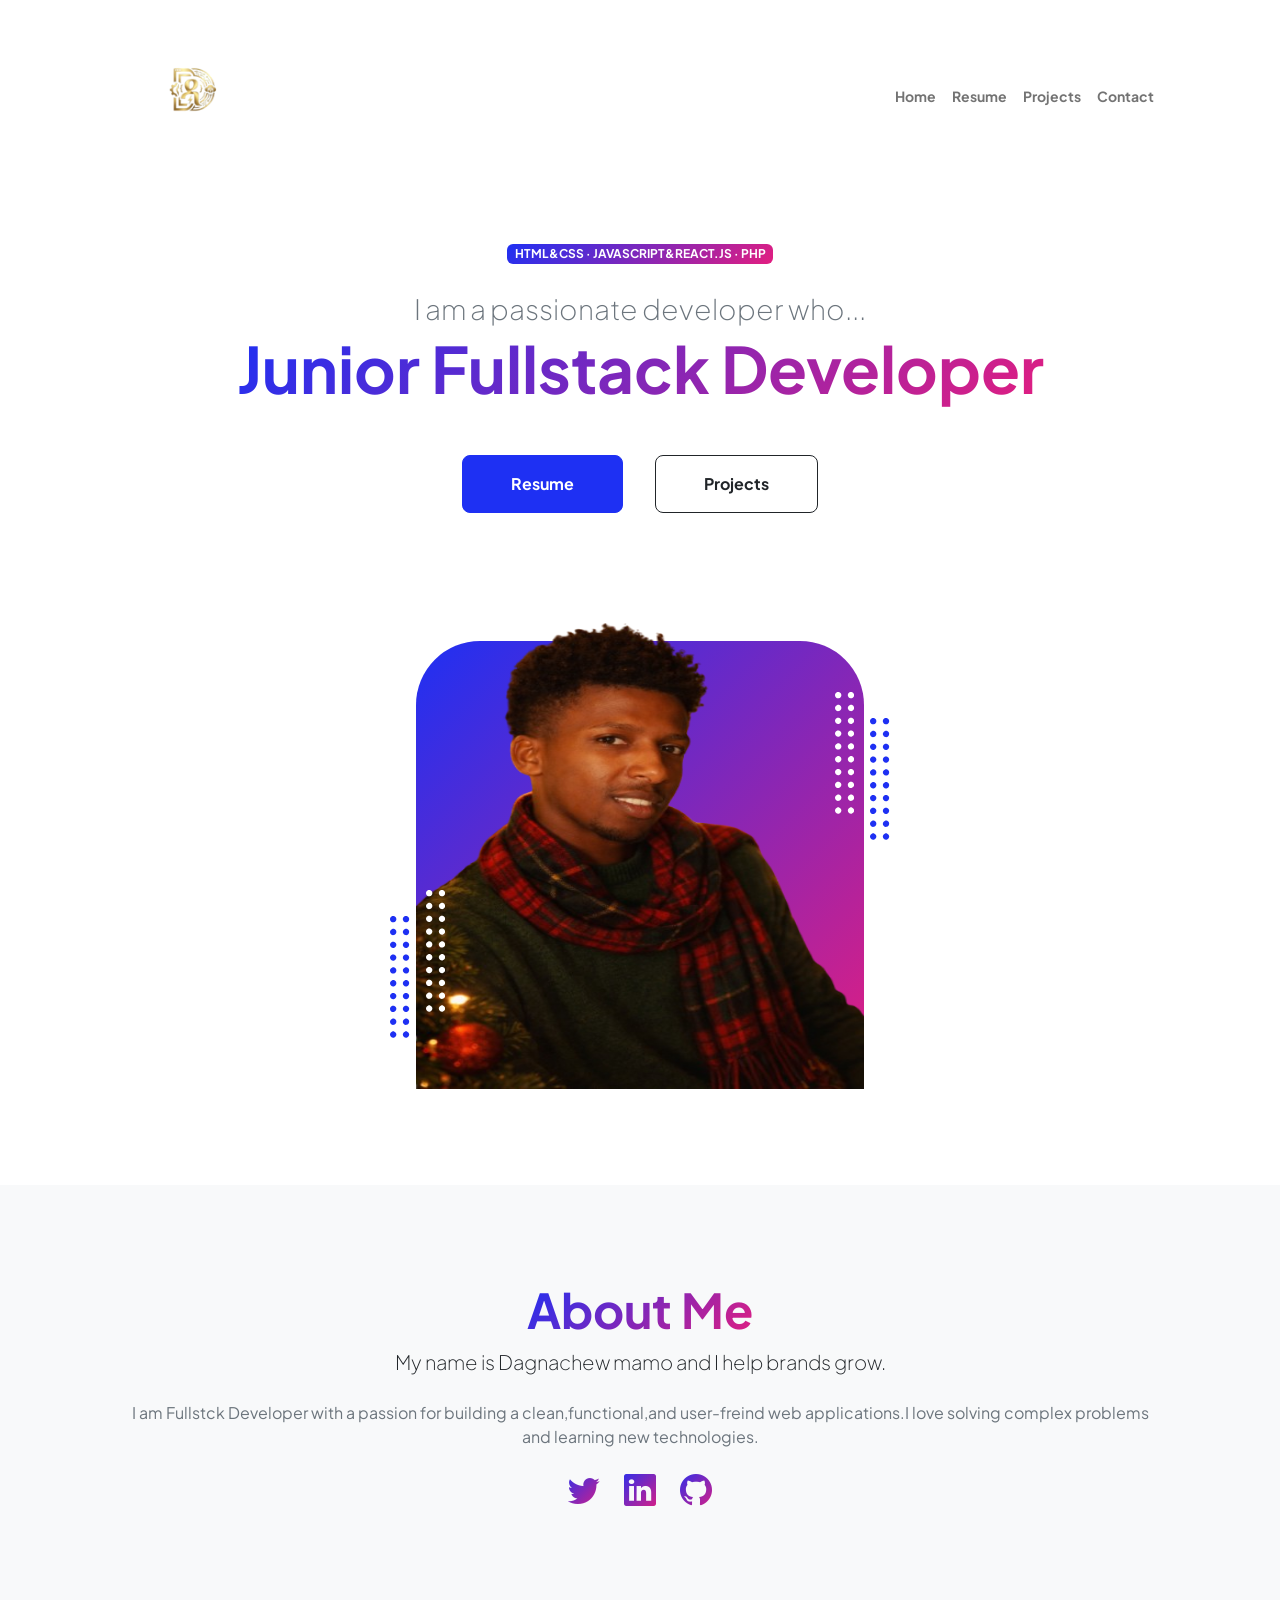
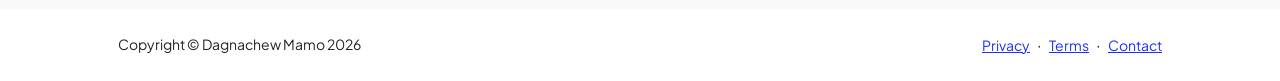
<file: portfolio/index.html>
<!DOCTYPE html>
<html lang="en">
    <head>
        <meta charset="utf-8" />
        <meta name="viewport" content="width=device-width, initial-scale=1, shrink-to-fit=no" />
        <meta name="description" content="" />
        <meta name="author" content="" />
        <title>Dagnachew mamo|Portfolio</title>
        <!-- Favicon-->
        <link rel="icon" type="image/x-icon" href="assets/favicon.ico" />
        <!-- Custom Google font-->
        <link rel="preconnect" href="https://fonts.googleapis.com" />
        <link rel="preconnect" href="https://fonts.gstatic.com" crossorigin />
        <link href="https://fonts.googleapis.com/css2?family=Plus+Jakarta+Sans:wght@100;200;300;400;500;600;700;800;900&amp;display=swap" rel="stylesheet" />
        <!-- Bootstrap icons-->
        <link href="https://cdn.jsdelivr.net/npm/bootstrap-icons@1.8.1/font/bootstrap-icons.css" rel="stylesheet" />
        <!-- Core theme CSS (includes Bootstrap)-->
        <link href="css/styles.css" rel="stylesheet" />
    </head>
    <body class="d-flex flex-column h-100">
        <main class="flex-shrink-0">
            <!-- Navigation-->
            <nav class="navbar navbar-expand-lg navbar-light bg-white py-3">
                <div class="container px-5">
                    <a class="navbar-brand" href="index.html"><img src="images/dagne-re.png" alt=""
          /></a>
                    <button class="navbar-toggler" type="button" data-bs-toggle="collapse" data-bs-target="#navbarSupportedContent" aria-controls="navbarSupportedContent" aria-expanded="false" aria-label="Toggle navigation"><span class="navbar-toggler-icon"></span></button>
                    <div class="collapse navbar-collapse" id="navbarSupportedContent">
                        <ul class="navbar-nav ms-auto mb-2 mb-lg-0 small fw-bolder">
                            <li class="nav-item"><a class="nav-link" href="index.html">Home</a></li>
                            <li class="nav-item"><a class="nav-link" href="resume.html">Resume</a></li>
                            <li class="nav-item"><a class="nav-link" href="projects.html">Projects</a></li>
                            <li class="nav-item"><a class="nav-link" href="contact.html">Contact</a></li>
                        </ul>
                    </div>
                </div>
            </nav>
            <!-- Header-->
            <header class="py-5">
                <div class="container px-5 pb-5">
                    <div class="row gx-5 align-items-center">
                        <div class="col-xxl-5">
                            <!-- Header text content-->
                            <div class="text-center text-xxl-start">
                                <div class="badge bg-gradient-primary-to-secondary text-white mb-4"><div class="text-uppercase">HTML&CSS &middot; JavaScript&React.js &middot; PHP</div></div>
                                <div class="fs-3 fw-light text-muted">I am a passionate developer who...</div>
                                <h1 class="display-3 fw-bolder mb-5"><span class="text-gradient d-inline">Junior Fullstack Developer</span></h1>
                                <div class="d-grid gap-3 d-sm-flex justify-content-sm-center justify-content-xxl-start mb-3">
                                    <a class="btn btn-primary btn-lg px-5 py-3 me-sm-3 fs-6 fw-bolder" href="resume.html">Resume</a>
                                    <a class="btn btn-outline-dark btn-lg px-5 py-3 fs-6 fw-bolder" href="projects.html">Projects</a>
                                </div>
                            </div>
                        </div>
                        <div class="col-xxl-7">
                            <!-- Header profile picture-->
                            <div class="d-flex justify-content-center mt-5 mt-xxl-0">
                                <div class="profile bg-gradient-primary-to-secondary">
                                    <!-- TIP: For best results, use a photo with a transparent background like the demo example below-->
                                    <!-- Watch a tutorial on how to do this on YouTube (link)-->
                                    <img class="profile-img" src="images/dagnachew.png" width="100%" alt="..." />
                                    <div class="dots-1">
                                        <!-- SVG Dots-->
                                        <svg version="1.1" xmlns="http://www.w3.org/2000/svg" xmlns:xlink="http://www.w3.org/1999/xlink" x="0px" y="0px" viewBox="0 0 191.6 1215.4" style="enable-background: new 0 0 191.6 1215.4" xml:space="preserve">
                                            <g transform="translate(0.000000,1280.000000) scale(0.100000,-0.100000)">
                                                <path d="M227.7,12788.6c-105-35-200-141-222-248c-43-206,163-412,369-369c155,32,275,190,260,339c-11,105-90,213-190,262        C383.7,12801.6,289.7,12808.6,227.7,12788.6z"></path>
                                                <path d="M1507.7,12788.6c-151-50-253-216-222-362c25-119,136-230,254-255c194-41,395,142,375,339c-11,105-90,213-190,262        C1663.7,12801.6,1569.7,12808.6,1507.7,12788.6z"></path>
                                                <path d="M227.7,11508.6c-105-35-200-141-222-248c-43-206,163-412,369-369c155,32,275,190,260,339c-11,105-90,213-190,262        C383.7,11521.6,289.7,11528.6,227.7,11508.6z"></path>
                                                <path d="M1507.7,11508.6c-151-50-253-216-222-362c25-119,136-230,254-255c194-41,395,142,375,339c-11,105-90,213-190,262        C1663.7,11521.6,1569.7,11528.6,1507.7,11508.6z"></path>
                                                <path d="M227.7,10228.6c-105-35-200-141-222-248c-43-206,163-412,369-369c155,32,275,190,260,339c-11,105-90,213-190,262        C383.7,10241.6,289.7,10248.6,227.7,10228.6z"></path>
                                                <path d="M1507.7,10228.6c-105-35-200-141-222-248c-43-206,163-412,369-369c155,32,275,190,260,339c-11,105-90,213-190,262        C1663.7,10241.6,1569.7,10248.6,1507.7,10228.6z"></path>
                                                <path d="M227.7,8948.6c-105-35-200-141-222-248c-43-206,163-412,369-369c155,32,275,190,260,339c-11,105-90,213-190,262        C383.7,8961.6,289.7,8968.6,227.7,8948.6z"></path>
                                                <path d="M1507.7,8948.6c-105-35-200-141-222-248c-43-206,163-412,369-369c155,32,275,190,260,339c-11,105-90,213-190,262        C1663.7,8961.6,1569.7,8968.6,1507.7,8948.6z"></path>
                                                <path d="M227.7,7668.6c-105-35-200-141-222-248c-43-206,163-412,369-369c155,32,275,190,260,339c-11,105-90,213-190,262        C383.7,7681.6,289.7,7688.6,227.7,7668.6z"></path>
                                                <path d="M1507.7,7668.6c-105-35-200-141-222-248c-43-206,163-412,369-369c155,32,275,190,260,339c-11,105-90,213-190,262        C1663.7,7681.6,1569.7,7688.6,1507.7,7668.6z"></path>
                                                <path d="M227.7,6388.6c-105-35-200-141-222-248c-43-206,163-412,369-369c155,32,275,190,260,339c-11,105-90,213-190,262        C383.7,6401.6,289.7,6408.6,227.7,6388.6z"></path>
                                                <path d="M1507.7,6388.6c-105-35-200-141-222-248c-43-206,163-412,369-369c155,32,275,190,260,339c-11,105-90,213-190,262        C1663.7,6401.6,1569.7,6408.6,1507.7,6388.6z"></path>
                                                <path d="M227.7,5108.6c-105-35-200-141-222-248c-43-206,163-412,369-369c155,32,275,190,260,339c-11,105-90,213-190,262        C383.7,5121.6,289.7,5128.6,227.7,5108.6z"></path>
                                                <path d="M1507.7,5108.6c-105-35-200-141-222-248c-43-206,163-412,369-369c155,32,275,190,260,339c-11,105-90,213-190,262        C1663.7,5121.6,1569.7,5128.6,1507.7,5108.6z"></path>
                                                <path d="M227.7,3828.6c-105-35-200-141-222-248c-43-206,163-412,369-369c155,32,275,190,260,339c-11,105-90,213-190,262        C383.7,3841.6,289.7,3848.6,227.7,3828.6z"></path>
                                                <path d="M1507.7,3828.6c-105-35-200-141-222-248c-43-206,163-412,369-369c155,32,275,190,260,339c-11,105-90,213-190,262        C1663.7,3841.6,1569.7,3848.6,1507.7,3828.6z"></path>
                                                <path d="M227.7,2548.6c-105-35-200-141-222-248c-43-206,163-412,369-369c155,32,275,190,260,339c-11,105-90,213-190,262        C383.7,2561.6,289.7,2568.6,227.7,2548.6z"></path>
                                                <path d="M1507.7,2548.6c-105-35-200-141-222-248c-43-206,163-412,369-369c155,32,275,190,260,339c-11,105-90,213-190,262        C1663.7,2561.6,1569.7,2568.6,1507.7,2548.6z"></path>
                                                <path d="M227.7,1268.6c-105-35-200-141-222-248c-43-206,163-412,369-369c155,32,275,190,260,339c-11,105-90,213-190,262        C383.7,1281.6,289.7,1288.6,227.7,1268.6z"></path>
                                                <path d="M1507.7,1268.6c-105-35-200-141-222-248c-43-206,163-412,369-369c155,32,275,190,260,339c-11,105-90,213-190,262        C1663.7,1281.6,1569.7,1288.6,1507.7,1268.6z"></path>
                                            </g>
                                        </svg>
                                        <!-- END of SVG dots-->
                                    </div>
                                    <div class="dots-2">
                                        <!-- SVG Dots-->
                                        <svg version="1.1" xmlns="http://www.w3.org/2000/svg" xmlns:xlink="http://www.w3.org/1999/xlink" x="0px" y="0px" viewBox="0 0 191.6 1215.4" style="enable-background: new 0 0 191.6 1215.4" xml:space="preserve">
                                            <g transform="translate(0.000000,1280.000000) scale(0.100000,-0.100000)">
                                                <path d="M227.7,12788.6c-105-35-200-141-222-248c-43-206,163-412,369-369c155,32,275,190,260,339c-11,105-90,213-190,262        C383.7,12801.6,289.7,12808.6,227.7,12788.6z"></path>
                                                <path d="M1507.7,12788.6c-151-50-253-216-222-362c25-119,136-230,254-255c194-41,395,142,375,339c-11,105-90,213-190,262        C1663.7,12801.6,1569.7,12808.6,1507.7,12788.6z"></path>
                                                <path d="M227.7,11508.6c-105-35-200-141-222-248c-43-206,163-412,369-369c155,32,275,190,260,339c-11,105-90,213-190,262        C383.7,11521.6,289.7,11528.6,227.7,11508.6z"></path>
                                                <path d="M1507.7,11508.6c-151-50-253-216-222-362c25-119,136-230,254-255c194-41,395,142,375,339c-11,105-90,213-190,262        C1663.7,11521.6,1569.7,11528.6,1507.7,11508.6z"></path>
                                                <path d="M227.7,10228.6c-105-35-200-141-222-248c-43-206,163-412,369-369c155,32,275,190,260,339c-11,105-90,213-190,262        C383.7,10241.6,289.7,10248.6,227.7,10228.6z"></path>
                                                <path d="M1507.7,10228.6c-105-35-200-141-222-248c-43-206,163-412,369-369c155,32,275,190,260,339c-11,105-90,213-190,262        C1663.7,10241.6,1569.7,10248.6,1507.7,10228.6z"></path>
                                                <path d="M227.7,8948.6c-105-35-200-141-222-248c-43-206,163-412,369-369c155,32,275,190,260,339c-11,105-90,213-190,262        C383.7,8961.6,289.7,8968.6,227.7,8948.6z"></path>
                                                <path d="M1507.7,8948.6c-105-35-200-141-222-248c-43-206,163-412,369-369c155,32,275,190,260,339c-11,105-90,213-190,262        C1663.7,8961.6,1569.7,8968.6,1507.7,8948.6z"></path>
                                                <path d="M227.7,7668.6c-105-35-200-141-222-248c-43-206,163-412,369-369c155,32,275,190,260,339c-11,105-90,213-190,262        C383.7,7681.6,289.7,7688.6,227.7,7668.6z"></path>
                                                <path d="M1507.7,7668.6c-105-35-200-141-222-248c-43-206,163-412,369-369c155,32,275,190,260,339c-11,105-90,213-190,262        C1663.7,7681.6,1569.7,7688.6,1507.7,7668.6z"></path>
                                                <path d="M227.7,6388.6c-105-35-200-141-222-248c-43-206,163-412,369-369c155,32,275,190,260,339c-11,105-90,213-190,262        C383.7,6401.6,289.7,6408.6,227.7,6388.6z"></path>
                                                <path d="M1507.7,6388.6c-105-35-200-141-222-248c-43-206,163-412,369-369c155,32,275,190,260,339c-11,105-90,213-190,262        C1663.7,6401.6,1569.7,6408.6,1507.7,6388.6z"></path>
                                                <path d="M227.7,5108.6c-105-35-200-141-222-248c-43-206,163-412,369-369c155,32,275,190,260,339c-11,105-90,213-190,262        C383.7,5121.6,289.7,5128.6,227.7,5108.6z"></path>
                                                <path d="M1507.7,5108.6c-105-35-200-141-222-248c-43-206,163-412,369-369c155,32,275,190,260,339c-11,105-90,213-190,262        C1663.7,5121.6,1569.7,5128.6,1507.7,5108.6z"></path>
                                                <path d="M227.7,3828.6c-105-35-200-141-222-248c-43-206,163-412,369-369c155,32,275,190,260,339c-11,105-90,213-190,262        C383.7,3841.6,289.7,3848.6,227.7,3828.6z"></path>
                                                <path d="M1507.7,3828.6c-105-35-200-141-222-248c-43-206,163-412,369-369c155,32,275,190,260,339c-11,105-90,213-190,262        C1663.7,3841.6,1569.7,3848.6,1507.7,3828.6z"></path>
                                                <path d="M227.7,2548.6c-105-35-200-141-222-248c-43-206,163-412,369-369c155,32,275,190,260,339c-11,105-90,213-190,262        C383.7,2561.6,289.7,2568.6,227.7,2548.6z"></path>
                                                <path d="M1507.7,2548.6c-105-35-200-141-222-248c-43-206,163-412,369-369c155,32,275,190,260,339c-11,105-90,213-190,262        C1663.7,2561.6,1569.7,2568.6,1507.7,2548.6z"></path>
                                                <path d="M227.7,1268.6c-105-35-200-141-222-248c-43-206,163-412,369-369c155,32,275,190,260,339c-11,105-90,213-190,262        C383.7,1281.6,289.7,1288.6,227.7,1268.6z"></path>
                                                <path d="M1507.7,1268.6c-105-35-200-141-222-248c-43-206,163-412,369-369c155,32,275,190,260,339c-11,105-90,213-190,262        C1663.7,1281.6,1569.7,1288.6,1507.7,1268.6z"></path>
                                            </g>
                                        </svg>
                                        <!-- END of SVG dots-->
                                    </div>
                                    <div class="dots-3">
                                        <!-- SVG Dots-->
                                        <svg version="1.1" xmlns="http://www.w3.org/2000/svg" xmlns:xlink="http://www.w3.org/1999/xlink" x="0px" y="0px" viewBox="0 0 191.6 1215.4" style="enable-background: new 0 0 191.6 1215.4" xml:space="preserve">
                                            <g transform="translate(0.000000,1280.000000) scale(0.100000,-0.100000)">
                                                <path d="M227.7,12788.6c-105-35-200-141-222-248c-43-206,163-412,369-369c155,32,275,190,260,339c-11,105-90,213-190,262        C383.7,12801.6,289.7,12808.6,227.7,12788.6z"></path>
                                                <path d="M1507.7,12788.6c-151-50-253-216-222-362c25-119,136-230,254-255c194-41,395,142,375,339c-11,105-90,213-190,262        C1663.7,12801.6,1569.7,12808.6,1507.7,12788.6z"></path>
                                                <path d="M227.7,11508.6c-105-35-200-141-222-248c-43-206,163-412,369-369c155,32,275,190,260,339c-11,105-90,213-190,262        C383.7,11521.6,289.7,11528.6,227.7,11508.6z"></path>
                                                <path d="M1507.7,11508.6c-151-50-253-216-222-362c25-119,136-230,254-255c194-41,395,142,375,339c-11,105-90,213-190,262        C1663.7,11521.6,1569.7,11528.6,1507.7,11508.6z"></path>
                                                <path d="M227.7,10228.6c-105-35-200-141-222-248c-43-206,163-412,369-369c155,32,275,190,260,339c-11,105-90,213-190,262        C383.7,10241.6,289.7,10248.6,227.7,10228.6z"></path>
                                                <path d="M1507.7,10228.6c-105-35-200-141-222-248c-43-206,163-412,369-369c155,32,275,190,260,339c-11,105-90,213-190,262        C1663.7,10241.6,1569.7,10248.6,1507.7,10228.6z"></path>
                                                <path d="M227.7,8948.6c-105-35-200-141-222-248c-43-206,163-412,369-369c155,32,275,190,260,339c-11,105-90,213-190,262        C383.7,8961.6,289.7,8968.6,227.7,8948.6z"></path>
                                                <path d="M1507.7,8948.6c-105-35-200-141-222-248c-43-206,163-412,369-369c155,32,275,190,260,339c-11,105-90,213-190,262        C1663.7,8961.6,1569.7,8968.6,1507.7,8948.6z"></path>
                                                <path d="M227.7,7668.6c-105-35-200-141-222-248c-43-206,163-412,369-369c155,32,275,190,260,339c-11,105-90,213-190,262        C383.7,7681.6,289.7,7688.6,227.7,7668.6z"></path>
                                                <path d="M1507.7,7668.6c-105-35-200-141-222-248c-43-206,163-412,369-369c155,32,275,190,260,339c-11,105-90,213-190,262        C1663.7,7681.6,1569.7,7688.6,1507.7,7668.6z"></path>
                                                <path d="M227.7,6388.6c-105-35-200-141-222-248c-43-206,163-412,369-369c155,32,275,190,260,339c-11,105-90,213-190,262        C383.7,6401.6,289.7,6408.6,227.7,6388.6z"></path>
                                                <path d="M1507.7,6388.6c-105-35-200-141-222-248c-43-206,163-412,369-369c155,32,275,190,260,339c-11,105-90,213-190,262        C1663.7,6401.6,1569.7,6408.6,1507.7,6388.6z"></path>
                                                <path d="M227.7,5108.6c-105-35-200-141-222-248c-43-206,163-412,369-369c155,32,275,190,260,339c-11,105-90,213-190,262        C383.7,5121.6,289.7,5128.6,227.7,5108.6z"></path>
                                                <path d="M1507.7,5108.6c-105-35-200-141-222-248c-43-206,163-412,369-369c155,32,275,190,260,339c-11,105-90,213-190,262        C1663.7,5121.6,1569.7,5128.6,1507.7,5108.6z"></path>
                                                <path d="M227.7,3828.6c-105-35-200-141-222-248c-43-206,163-412,369-369c155,32,275,190,260,339c-11,105-90,213-190,262        C383.7,3841.6,289.7,3848.6,227.7,3828.6z"></path>
                                                <path d="M1507.7,3828.6c-105-35-200-141-222-248c-43-206,163-412,369-369c155,32,275,190,260,339c-11,105-90,213-190,262        C1663.7,3841.6,1569.7,3848.6,1507.7,3828.6z"></path>
                                                <path d="M227.7,2548.6c-105-35-200-141-222-248c-43-206,163-412,369-369c155,32,275,190,260,339c-11,105-90,213-190,262        C383.7,2561.6,289.7,2568.6,227.7,2548.6z"></path>
                                                <path d="M1507.7,2548.6c-105-35-200-141-222-248c-43-206,163-412,369-369c155,32,275,190,260,339c-11,105-90,213-190,262        C1663.7,2561.6,1569.7,2568.6,1507.7,2548.6z"></path>
                                                <path d="M227.7,1268.6c-105-35-200-141-222-248c-43-206,163-412,369-369c155,32,275,190,260,339c-11,105-90,213-190,262        C383.7,1281.6,289.7,1288.6,227.7,1268.6z"></path>
                                                <path d="M1507.7,1268.6c-105-35-200-141-222-248c-43-206,163-412,369-369c155,32,275,190,260,339c-11,105-90,213-190,262        C1663.7,1281.6,1569.7,1288.6,1507.7,1268.6z"></path>
                                            </g>
                                        </svg>
                                        <!-- END of SVG dots-->
                                    </div>
                                    <div class="dots-4">
                                        <!-- SVG Dots-->
                                        <svg version="1.1" xmlns="http://www.w3.org/2000/svg" xmlns:xlink="http://www.w3.org/1999/xlink" x="0px" y="0px" viewBox="0 0 191.6 1215.4" style="enable-background: new 0 0 191.6 1215.4" xml:space="preserve">
                                            <g transform="translate(0.000000,1280.000000) scale(0.100000,-0.100000)">
                                                <path d="M227.7,12788.6c-105-35-200-141-222-248c-43-206,163-412,369-369c155,32,275,190,260,339c-11,105-90,213-190,262        C383.7,12801.6,289.7,12808.6,227.7,12788.6z"></path>
                                                <path d="M1507.7,12788.6c-151-50-253-216-222-362c25-119,136-230,254-255c194-41,395,142,375,339c-11,105-90,213-190,262        C1663.7,12801.6,1569.7,12808.6,1507.7,12788.6z"></path>
                                                <path d="M227.7,11508.6c-105-35-200-141-222-248c-43-206,163-412,369-369c155,32,275,190,260,339c-11,105-90,213-190,262        C383.7,11521.6,289.7,11528.6,227.7,11508.6z"></path>
                                                <path d="M1507.7,11508.6c-151-50-253-216-222-362c25-119,136-230,254-255c194-41,395,142,375,339c-11,105-90,213-190,262        C1663.7,11521.6,1569.7,11528.6,1507.7,11508.6z"></path>
                                                <path d="M227.7,10228.6c-105-35-200-141-222-248c-43-206,163-412,369-369c155,32,275,190,260,339c-11,105-90,213-190,262        C383.7,10241.6,289.7,10248.6,227.7,10228.6z"></path>
                                                <path d="M1507.7,10228.6c-105-35-200-141-222-248c-43-206,163-412,369-369c155,32,275,190,260,339c-11,105-90,213-190,262        C1663.7,10241.6,1569.7,10248.6,1507.7,10228.6z"></path>
                                                <path d="M227.7,8948.6c-105-35-200-141-222-248c-43-206,163-412,369-369c155,32,275,190,260,339c-11,105-90,213-190,262        C383.7,8961.6,289.7,8968.6,227.7,8948.6z"></path>
                                                <path d="M1507.7,8948.6c-105-35-200-141-222-248c-43-206,163-412,369-369c155,32,275,190,260,339c-11,105-90,213-190,262        C1663.7,8961.6,1569.7,8968.6,1507.7,8948.6z"></path>
                                                <path d="M227.7,7668.6c-105-35-200-141-222-248c-43-206,163-412,369-369c155,32,275,190,260,339c-11,105-90,213-190,262        C383.7,7681.6,289.7,7688.6,227.7,7668.6z"></path>
                                                <path d="M1507.7,7668.6c-105-35-200-141-222-248c-43-206,163-412,369-369c155,32,275,190,260,339c-11,105-90,213-190,262        C1663.7,7681.6,1569.7,7688.6,1507.7,7668.6z"></path>
                                                <path d="M227.7,6388.6c-105-35-200-141-222-248c-43-206,163-412,369-369c155,32,275,190,260,339c-11,105-90,213-190,262        C383.7,6401.6,289.7,6408.6,227.7,6388.6z"></path>
                                                <path d="M1507.7,6388.6c-105-35-200-141-222-248c-43-206,163-412,369-369c155,32,275,190,260,339c-11,105-90,213-190,262        C1663.7,6401.6,1569.7,6408.6,1507.7,6388.6z"></path>
                                                <path d="M227.7,5108.6c-105-35-200-141-222-248c-43-206,163-412,369-369c155,32,275,190,260,339c-11,105-90,213-190,262        C383.7,5121.6,289.7,5128.6,227.7,5108.6z"></path>
                                                <path d="M1507.7,5108.6c-105-35-200-141-222-248c-43-206,163-412,369-369c155,32,275,190,260,339c-11,105-90,213-190,262        C1663.7,5121.6,1569.7,5128.6,1507.7,5108.6z"></path>
                                                <path d="M227.7,3828.6c-105-35-200-141-222-248c-43-206,163-412,369-369c155,32,275,190,260,339c-11,105-90,213-190,262        C383.7,3841.6,289.7,3848.6,227.7,3828.6z"></path>
                                                <path d="M1507.7,3828.6c-105-35-200-141-222-248c-43-206,163-412,369-369c155,32,275,190,260,339c-11,105-90,213-190,262        C1663.7,3841.6,1569.7,3848.6,1507.7,3828.6z"></path>
                                                <path d="M227.7,2548.6c-105-35-200-141-222-248c-43-206,163-412,369-369c155,32,275,190,260,339c-11,105-90,213-190,262        C383.7,2561.6,289.7,2568.6,227.7,2548.6z"></path>
                                                <path d="M1507.7,2548.6c-105-35-200-141-222-248c-43-206,163-412,369-369c155,32,275,190,260,339c-11,105-90,213-190,262        C1663.7,2561.6,1569.7,2568.6,1507.7,2548.6z"></path>
                                                <path d="M227.7,1268.6c-105-35-200-141-222-248c-43-206,163-412,369-369c155,32,275,190,260,339c-11,105-90,213-190,262        C383.7,1281.6,289.7,1288.6,227.7,1268.6z"></path>
                                                <path d="M1507.7,1268.6c-105-35-200-141-222-248c-43-206,163-412,369-369c155,32,275,190,260,339c-11,105-90,213-190,262        C1663.7,1281.6,1569.7,1288.6,1507.7,1268.6z"></path>
                                            </g>
                                        </svg>
                                        <!-- END of SVG dots-->
                                    </div>
                                </div>
                            </div>
                        </div>
                    </div>
                </div>
            </header>
            <!-- About Section-->
            <section class="bg-light py-5">
                <div class="container px-5">
                    <div class="row gx-5 justify-content-center">
                        <div class="col-xxl-8">
                            <div class="text-center my-5">
                                <h2 class="display-5 fw-bolder"><span class="text-gradient d-inline">About Me</span></h2>
                                <p class="lead fw-light mb-4">My name is Dagnachew mamo and I help brands grow.</p>
                                <p class="text-muted">I am Fullstck Developer with a passion for building a clean,functional,and user-freind web applications.I love solving complex problems and learning new technologies.</p>
                                <div class="d-flex justify-content-center fs-2 gap-4">
                                    <a class="text-gradient" href="https://X.com/@DagneMamo396513 target="_blank""><i class="bi bi-twitter"></i></a>
                                    <a class="text-gradient" href="https://www.linkedin.com/in/dagnachew-mamo-67581a3a1" target="_blank"><i class="bi bi-linkedin"></i></a>
                                    <a class="text-gradient" href="https://github.com/dagne55" target="_blank"><i class="bi bi-github"></i></a>
                                </div>
                            </div>
                        </div>
                    </div>
                </div>
            </section>
        </main>
        <!-- Footer-->
        <footer class="bg-white py-4 mt-auto">
            <div class="container px-5">
                <div class="row align-items-center justify-content-between flex-column flex-sm-row">
                    <div class="col-auto"><div class="small m-0">Copyright &copy; Dagnachew Mamo 2026</div></div>
                    <div class="col-auto">
                        <a class="small" href="#!">Privacy</a>
                        <span class="mx-1">&middot;</span>
                        <a class="small" href="#!">Terms</a>
                        <span class="mx-1">&middot;</span>
                        <a class="small" href="contact.html">Contact</a>
                    </div>
                </div>
            </div>
        </footer>
        <!-- Bootstrap core JS-->
        <script src="https://cdn.jsdelivr.net/npm/bootstrap@5.2.3/dist/js/bootstrap.bundle.min.js"></script>
        <!-- Core theme JS-->
        <script src="js/scripts.js"></script>
    </body>
</html>
</file>
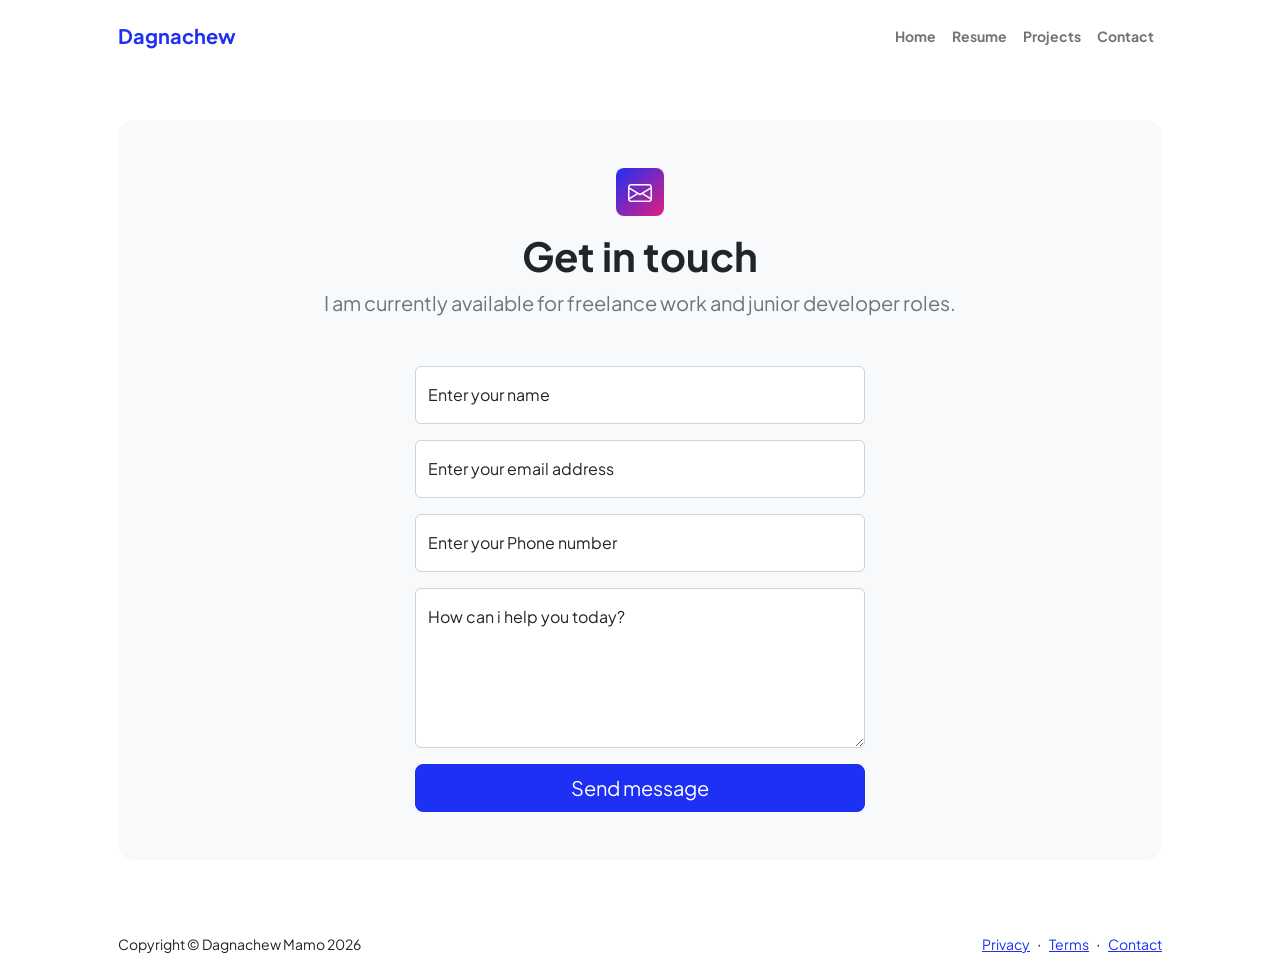
<file: portfolio/contact.html>
<!doctype html>
<html lang="en">
  <head>
    <meta charset="utf-8" />
    <meta
      name="viewport"
      content="width=device-width, initial-scale=1, shrink-to-fit=no"
    />
    <meta name="description" content />
    <meta name="author" content />
    <title>Contact</title>
    <!-- Favicon-->
    <link rel="icon" type="image/x-icon" href="assets/favicon.ico" />
    <!-- Custom Google font-->
    <link rel="preconnect" href="https://fonts.googleapis.com" />
    <link rel="preconnect" href="https://fonts.gstatic.com" crossorigin />
    <link
      href="https://fonts.googleapis.com/css2?family=Plus+Jakarta+Sans:wght@100;200;300;400;500;600;700;800;900&amp;display=swap"
      rel="stylesheet"
    />
    <!-- Bootstrap icons-->
    <link
      href="https://cdn.jsdelivr.net/npm/bootstrap-icons@1.8.1/font/bootstrap-icons.css"
      rel="stylesheet"
    />
    <!-- Core theme CSS (includes Bootstrap)-->
    <link href="css/styles.css" rel="stylesheet" />
  </head>
  <body class="d-flex flex-column">
    <main class="flex-shrink-0">
      <!-- Navigation-->
      <nav class="navbar navbar-expand-lg navbar-light bg-white py-3">
        <div class="container px-5">
          <a class="navbar-brand" href="index.html"
            ><span class="fw-bolder text-primary">Dagnachew</span></a
          >
          <button
            class="navbar-toggler"
            type="button"
            data-bs-toggle="collapse"
            data-bs-target="#navbarSupportedContent"
            aria-controls="navbarSupportedContent"
            aria-expanded="false"
            aria-label="Toggle navigation"
          >
            <span class="navbar-toggler-icon"></span>
          </button>
          <div class="collapse navbar-collapse" id="navbarSupportedContent">
            <ul class="navbar-nav ms-auto mb-2 mb-lg-0 small fw-bolder">
              <li class="nav-item">
                <a class="nav-link" href="index.html">Home</a>
              </li>
              <li class="nav-item">
                <a class="nav-link" href="resume.html">Resume</a>
              </li>
              <li class="nav-item">
                <a class="nav-link" href="projects.html">Projects</a>
              </li>
              <li class="nav-item">
                <a class="nav-link" href="contact.html">Contact</a>
              </li>
            </ul>
          </div>
        </div>
      </nav>
      <!-- Page content-->
      <section class="py-5">
        <div class="container px-5">
          <!-- Contact form-->
          <div class="bg-light rounded-4 py-5 px-4 px-md-5">
            <div class="text-center mb-5">
              <div
                class="feature bg-primary bg-gradient-primary-to-secondary text-white rounded-3 mb-3"
              >
                <i class="bi bi-envelope"></i>
              </div>
              <h1 class="fw-bolder">Get in touch</h1>
              <p class="lead fw-normal text-muted mb-0">
                I am currently available for freelance work and junior developer
                roles.
              </p>
            </div>
            <div class="row gx-5 justify-content-center">
              <div class="col-lg-8 col-xl-6">
                <!-- * * * * * * * * * * * * * * *-->
                <!-- * * SB Forms Contact Form * *-->
                <!-- * * * * * * * * * * * * * * *-->
                <!-- This form is pre-integrated with SB Forms.-->
                <!-- To make this form functional, sign up at-->
                <!-- https://startbootstrap.com/solution/contact-forms-->
                <!-- to get an API token!-->
                <form
                  id="contactForm"
                  action="https://formspree.io/f/dagnemamoh55@gmail.com"
                  method="post"
                >
                  <!-- Name input-->
                  <div class="form-floating mb-3">
                    <input
                      class="form-control"
                      id="name"
                      type="text"
                      placeholder="Enter your name..."
                      data-sb-validations="required"
                    />
                    <label for="name">Enter your name</label>
                    <div
                      class="invalid-feedback"
                      data-sb-feedback="name:required"
                    >
                      A name is required.
                    </div>
                  </div>
                  <!-- Email address input-->
                  <div class="form-floating mb-3">
                    <input
                      class="form-control"
                      id="email"
                      type="email"
                      placeholder="name@example.com"
                      data-sb-validations="required,email"
                    />
                    <label for="email"> Enter your email address</label>
                    <div
                      class="invalid-feedback"
                      data-sb-feedback="email:required"
                    >
                      An email is required.
                    </div>
                    <div
                      class="invalid-feedback"
                      data-sb-feedback="email:email"
                    >
                      Email is not valid.
                    </div>
                  </div>
                  <!-- Phone number input-->
                  <div class="form-floating mb-3">
                    <input
                      class="form-control"
                      id="phone"
                      type="tel"
                      placeholder="(123) 456-7890"
                      data-sb-validations="required"
                    />
                    <label for="phone">Enter your Phone number</label>
                    <div
                      class="invalid-feedback"
                      data-sb-feedback="phone:required"
                    >
                      A phone number is required.
                    </div>
                  </div>
                  <!-- Message input-->
                  <div class="form-floating mb-3">
                    <textarea
                      class="form-control"
                      id="message"
                      type="text"
                      placeholder="Enter your message here..."
                      style="height: 10rem"
                      data-sb-validations="required"
                    ></textarea>
                    <label for="message">How can i help you today?</label>
                    <div
                      class="invalid-feedback"
                      data-sb-feedback="message:required"
                    >
                      A message is required.
                    </div>
                  </div>
                  <!-- Submit success message-->
                  <!---->
                  <!-- This is what your users will see when the form-->
                  <!-- has successfully submitted-->
                  <div class="d-none" id="submitSuccessMessage">
                    <div class="text-center mb-3">
                      <div class="fw-bolder">
                        Thankyou! Your message has been sent successfully
                      </div>
                      To activate this form, sign up at
                    </div>
                  </div>
                  <!-- Submit error message-->
                  <!---->
                  <!-- This is what your users will see when there is-->
                  <!-- an error submitting the form-->
                  <div class="d-none" id="submitErrorMessage">
                    <div class="text-center text-danger mb-3">
                      Oops! Something went wrong.Please try again later.
                    </div>
                  </div>
                  <!-- Submit Button-->
                  <div class="d-grid">
                    <button
                      class="btn btn-primary btn-lg"
                      id="submitButton"
                      type="submit"
                    >
                      Send message
                    </button>
                  </div>
                </form>
              </div>
            </div>
          </div>
        </div>
      </section>
    </main>
    <!-- Footer-->
    <footer class="bg-white py-4 mt-auto">
      <div class="container px-5">
        <div
          class="row align-items-center justify-content-between flex-column flex-sm-row"
        >
          <div class="col-auto">
            <div class="small m-0">Copyright &copy; Dagnachew Mamo 2026</div>
          </div>
          <div class="col-auto">
            <a class="small" href="#!">Privacy</a>
            <span class="mx-1">&middot;</span>
            <a class="small" href="#!">Terms</a>
            <span class="mx-1">&middot;</span>
            <a class="small" href="contact.html">Contact</a>
          </div>
        </div>
      </div>
    </footer>
    <!-- Bootstrap core JS-->
    <script src="https://cdn.jsdelivr.net/npm/bootstrap@5.2.3/dist/js/bootstrap.bundle.min.js"></script>
    <!-- Core theme JS-->
    <script src="js/scripts.js"></script>
    <!-- * * * * * * * * * * * * * * * * * * * * * * * * * * * * * * * * * * * * * * * *-->
    <!-- * *                               SB Forms JS                               * *-->
    <!-- * * Activate your form at https://startbootstrap.com/solution/contact-forms * *-->
    <!-- * * * * * * * * * * * * * * * * * * * * * * * * * * * * * * * * * * * * * * * *-->
    <script src="https://cdn.startbootstrap.com/sb-forms-latest.js"></script>
  </body>
</html>
</file>
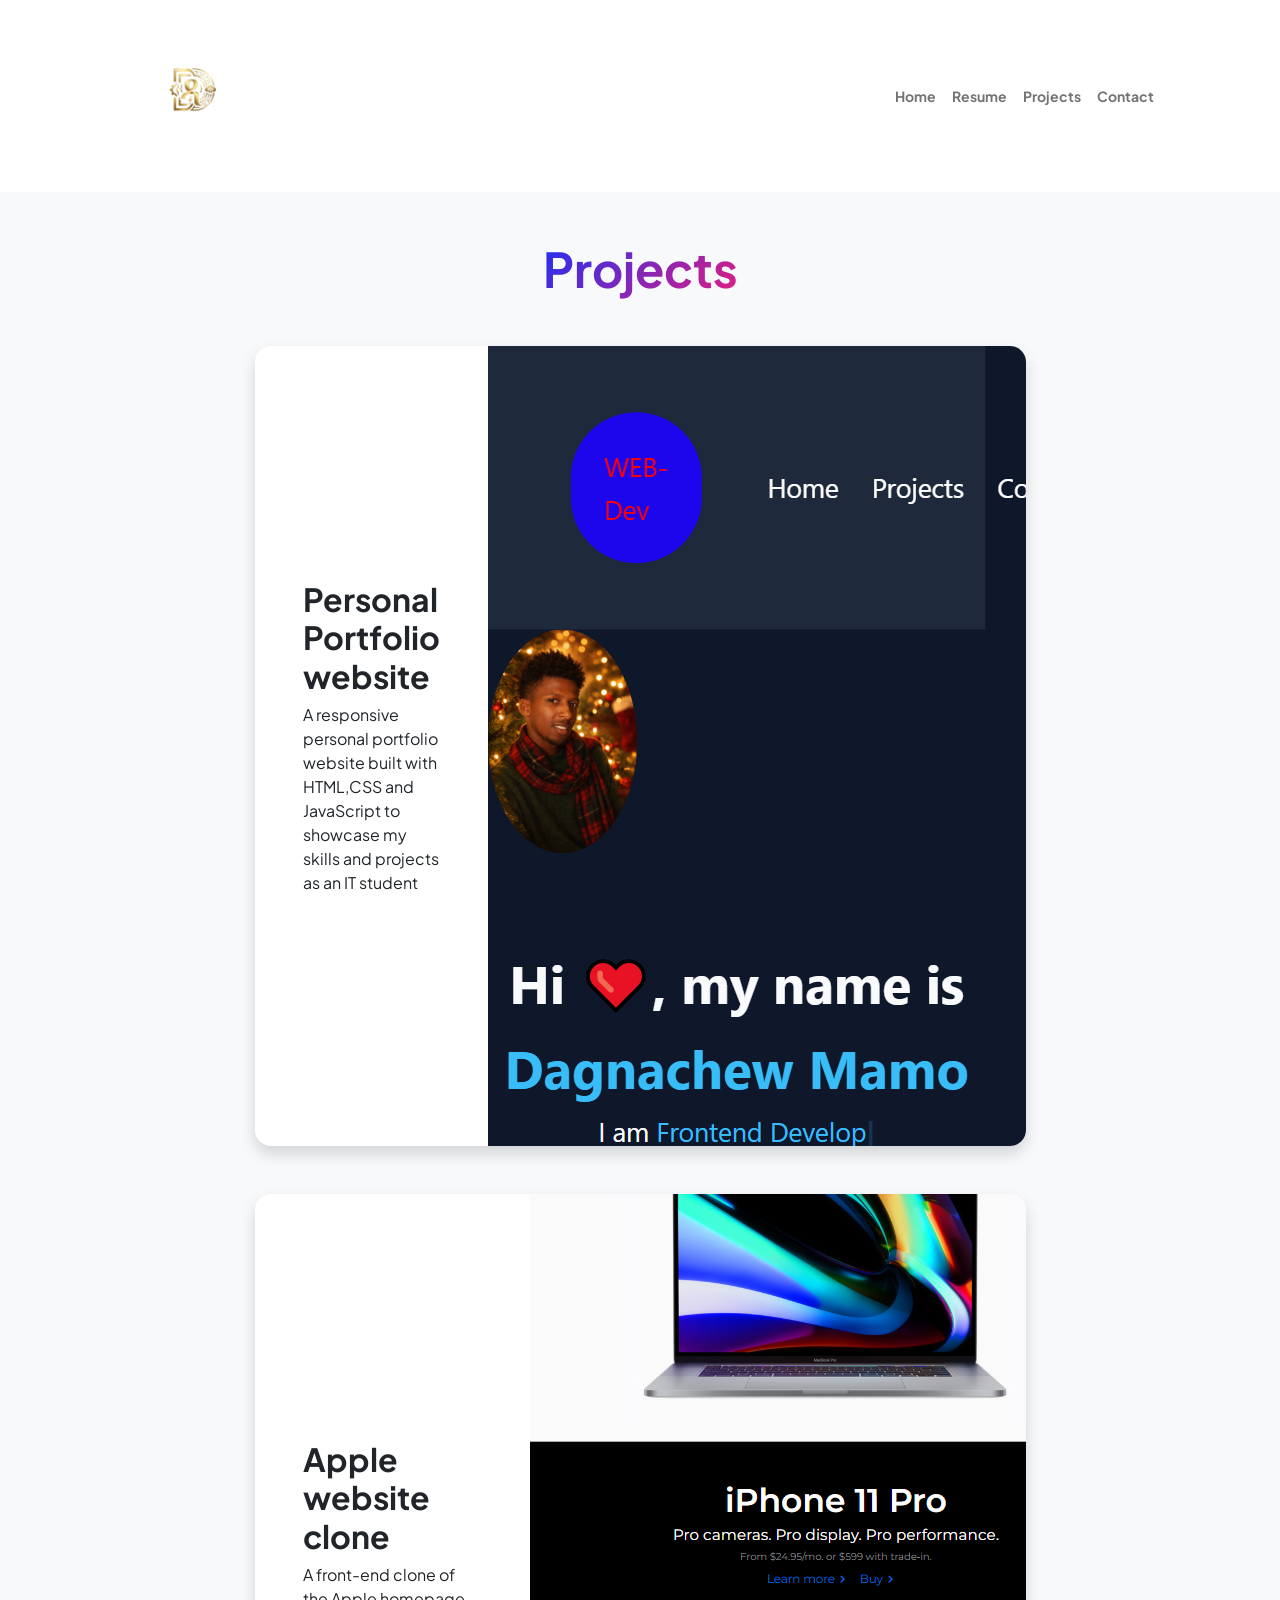
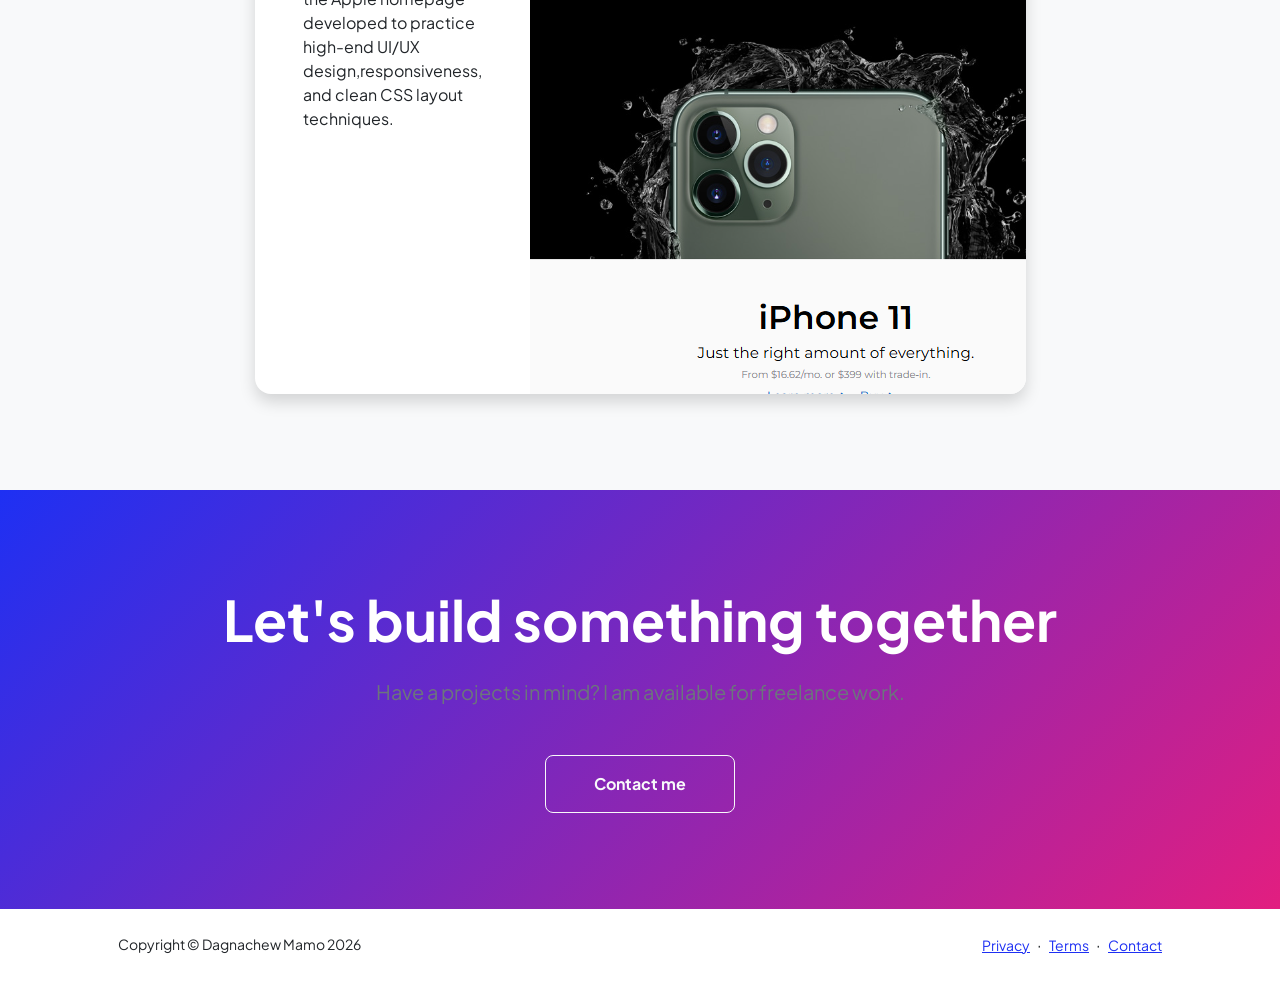
<file: portfolio/projects.html>
<!doctype html>
<html lang="en">
  <head>
    <meta charset="utf-8" />
    <meta
      name="viewport"
      content="width=device-width, initial-scale=1, shrink-to-fit=no"
    />
    <meta name="description" content="" />
    <meta name="author" content="" />
    <title>>Projects</title>
    <!-- Favicon-->
    <link rel="icon" type="image/x-icon" href="assets/favicon.ico" />
    <!-- Custom Google font-->
    <link rel="preconnect" href="https://fonts.googleapis.com" />
    <link rel="preconnect" href="https://fonts.gstatic.com" crossorigin />
    <link
      href="https://fonts.googleapis.com/css2?family=Plus+Jakarta+Sans:wght@100;200;300;400;500;600;700;800;900&amp;display=swap"
      rel="stylesheet"
    />
    <!-- Bootstrap icons-->
    <link
      href="https://cdn.jsdelivr.net/npm/bootstrap-icons@1.8.1/font/bootstrap-icons.css"
      rel="stylesheet"
    />
    <!-- Core theme CSS (includes Bootstrap)-->
    <link href="css/styles.css" rel="stylesheet" />
  </head>
  <body class="d-flex flex-column h-100 bg-light">
    <main class="flex-shrink-0">
      <!-- Navigation-->
      <nav class="navbar navbar-expand-lg navbar-light bg-white py-3">
        <div class="container px-5">
          <a class="navbar-brand" href="index.html"
            ><img src="images/dagne-re.png" alt=""
          /></a>
          <button
            class="navbar-toggler"
            type="button"
            data-bs-toggle="collapse"
            data-bs-target="#navbarSupportedContent"
            aria-controls="navbarSupportedContent"
            aria-expanded="false"
            aria-label="Toggle navigation"
          >
            <span class="navbar-toggler-icon"></span>
          </button>
          <div class="collapse navbar-collapse" id="navbarSupportedContent">
            <ul class="navbar-nav ms-auto mb-2 mb-lg-0 small fw-bolder">
              <li class="nav-item">
                <a class="nav-link" href="index.html">Home</a>
              </li>
              <li class="nav-item">
                <a class="nav-link" href="resume.html">Resume</a>
              </li>
              <li class="nav-item">
                <a class="nav-link" href="projects.html">Projects</a>
              </li>
              <li class="nav-item">
                <a class="nav-link" href="contact.html">Contact</a>
              </li>
            </ul>
          </div>
        </div>
      </nav>
      <!-- Projects Section-->
      <section class="py-5">
        <div class="container px-5 mb-5">
          <div class="text-center mb-5">
            <h1 class="display-5 fw-bolder mb-0">
              <span class="text-gradient d-inline">Projects</span>
            </h1>
          </div>
          <div class="row gx-5 justify-content-center">
            <div class="col-lg-11 col-xl-9 col-xxl-8">
              <!-- Project Card 1-->
              <div class="card overflow-hidden shadow rounded-4 border-0 mb-5">
                <div class="card-body p-0">
                  <div class="d-flex align-items-center">
                    <div class="p-5">
                      <h2 class="fw-bolder">Personal Portfolio website</h2>
                      <p>
                        A responsive personal portfolio website built with
                        HTML,CSS and JavaScript to showcase my skills and
                        projects as an IT student
                      </p>
                    </div>
                    <img
                      class="img-fluid"
                      src="assets/portfolio.png"
                      alt="..."
                    />
                  </div>
                </div>
              </div>
              <!-- Project Card 2-->
              <div class="card overflow-hidden shadow rounded-4 border-0">
                <div class="card-body p-0">
                  <div class="d-flex align-items-center">
                    <div class="p-5">
                      <h2 class="fw-bolder">Apple website clone</h2>
                      <p>
                        A front-end clone of the Apple homepage developed to
                        practice high-end UI/UX design,responsiveness, and clean
                        CSS layout techniques.
                      </p>
                    </div>
                    <img
                      class="img-fluid"
                      src="images/appleclone.png"
                      alt="..."
                    />
                  </div>
                </div>
              </div>
            </div>
          </div>
        </div>
      </section>
      <!-- Call to action section-->
      <section class="py-5 bg-gradient-primary-to-secondary text-white">
        <div class="container px-5 my-5">
          <div class="text-center">
            <h2 class="display-4 fw-bolder mb-4">
              Let's build something together
            </h2>
            <p class="lead fw-normal text-muted mb-5">
              Have a projects in mind? I am available for freelance work.
            </p>
            <a
              class="btn btn-outline-light btn-lg px-5 py-3 fs-6 fw-bolder"
              href="contact.html"
              >Contact me</a
            >
          </div>
        </div>
      </section>
    </main>
    <!-- Footer-->
    <footer class="bg-white py-4 mt-auto">
      <div class="container px-5">
        <div
          class="row align-items-center justify-content-between flex-column flex-sm-row"
        >
          <div class="col-auto">
            <div class="small m-0">Copyright &copy; Dagnachew Mamo 2026</div>
          </div>
          <div class="col-auto">
            <a class="small" href="#!">Privacy</a>
            <span class="mx-1">&middot;</span>
            <a class="small" href="#!">Terms</a>
            <span class="mx-1">&middot;</span>
            <a class="small" href="contact.html">Contact</a>
          </div>
        </div>
      </div>
    </footer>
    <!-- Bootstrap core JS-->
    <script src="https://cdn.jsdelivr.net/npm/bootstrap@5.2.3/dist/js/bootstrap.bundle.min.js"></script>
    <!-- Core theme JS-->
    <script src="js/scripts.js"></script>
  </body>
</html>
</file>
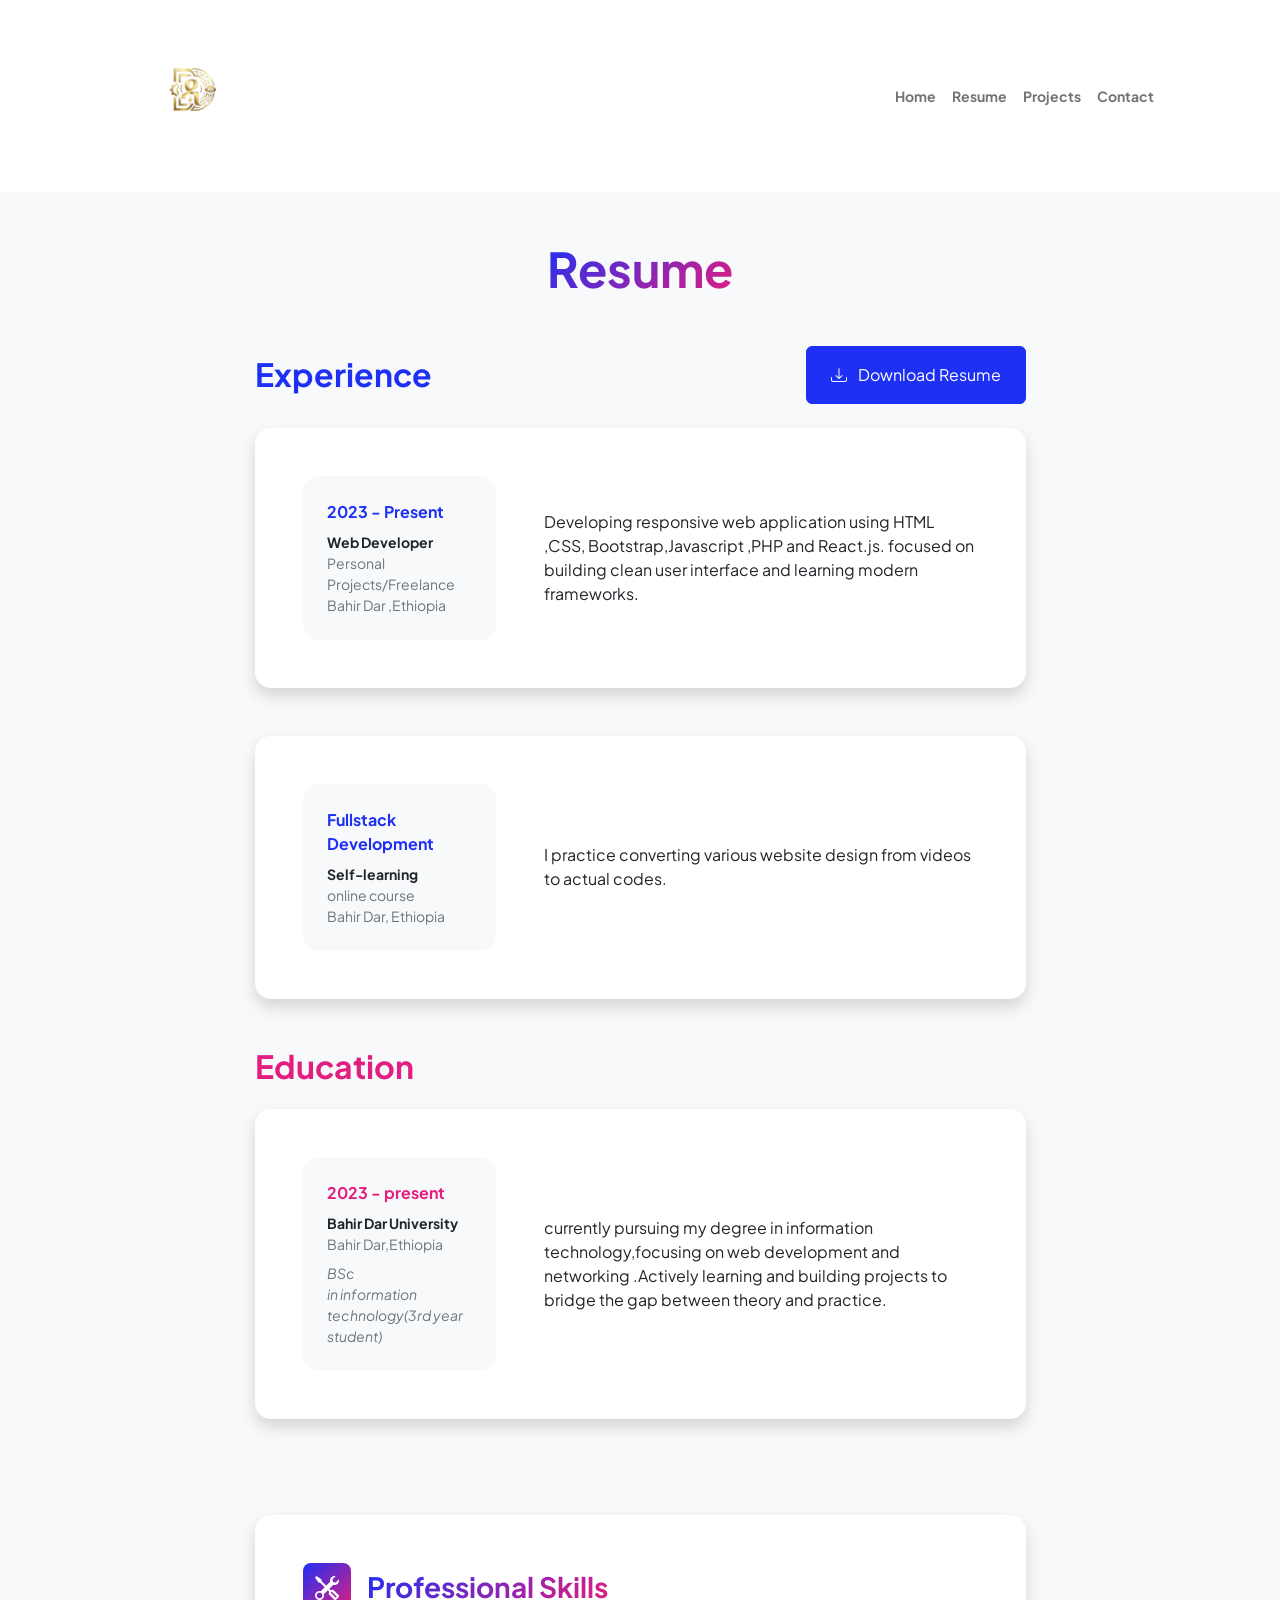
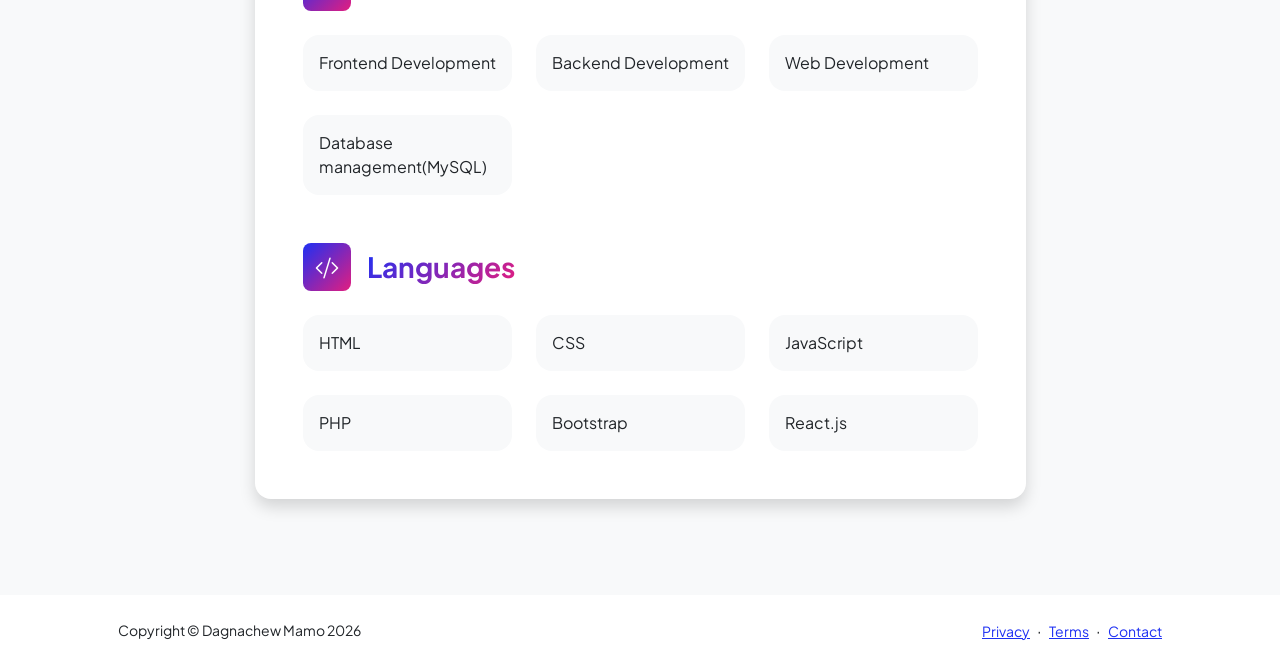
<file: portfolio/resume.html>
<!doctype html>
<html lang="en">
  <head>
    <meta charset="utf-8" />
    <meta
      name="viewport"
      content="width=device-width, initial-scale=1, shrink-to-fit=no"
    />
    <meta name="description" content="" />
    <meta name="author" content="" />
    <title>Resume</title>
    <!-- Favicon-->
    <link rel="icon" type="image/x-icon" href="assets/favicon.ico" />
    <!-- Custom Google font-->
    <link rel="preconnect" href="https://fonts.googleapis.com" />
    <link rel="preconnect" href="https://fonts.gstatic.com" crossorigin />
    <link
      href="https://fonts.googleapis.com/css2?family=Plus+Jakarta+Sans:wght@100;200;300;400;500;600;700;800;900&amp;display=swap"
      rel="stylesheet"
    />
    <!-- Bootstrap icons-->
    <link
      href="https://cdn.jsdelivr.net/npm/bootstrap-icons@1.8.1/font/bootstrap-icons.css"
      rel="stylesheet"
    />
    <!-- Core theme CSS (includes Bootstrap)-->
    <link href="css/styles.css" rel="stylesheet" />
  </head>
  <body class="d-flex flex-column h-100 bg-light">
    <main class="flex-shrink-0">
      <!-- Navigation-->
      <nav class="navbar navbar-expand-lg navbar-light bg-white py-3">
        <div class="container px-5">
          <a class="navbar-brand" href="index.html"
            ><img src="images/dagne-re.png" alt=""
          /></a>
          <button
            class="navbar-toggler"
            type="button"
            data-bs-toggle="collapse"
            data-bs-target="#navbarSupportedContent"
            aria-controls="navbarSupportedContent"
            aria-expanded="false"
            aria-label="Toggle navigation"
          >
            <span class="navbar-toggler-icon"></span>
          </button>
          <div class="collapse navbar-collapse" id="navbarSupportedContent">
            <ul class="navbar-nav ms-auto mb-2 mb-lg-0 small fw-bolder">
              <li class="nav-item">
                <a class="nav-link" href="index.html">Home</a>
              </li>
              <li class="nav-item">
                <a class="nav-link" href="resume.html">Resume</a>
              </li>
              <li class="nav-item">
                <a class="nav-link" href="projects.html">Projects</a>
              </li>
              <li class="nav-item">
                <a class="nav-link" href="contact.html">Contact</a>
              </li>
            </ul>
          </div>
        </div>
      </nav>
      <!-- Page Content-->
      <div class="container px-5 my-5">
        <div class="text-center mb-5">
          <h1 class="display-5 fw-bolder mb-0">
            <span class="text-gradient d-inline">Resume</span>
          </h1>
        </div>
        <div class="row gx-5 justify-content-center">
          <div class="col-lg-11 col-xl-9 col-xxl-8">
            <!-- Experience Section-->
            <section>
              <div
                class="d-flex align-items-center justify-content-between mb-4"
              >
                <h2 class="text-primary fw-bolder mb-0">Experience</h2>
                <!-- Download resume button-->
                <!-- Note: Set the link href target to a PDF file within your project-->
                <a class="btn btn-primary px-4 py-3" href="#!">
                  <div class="d-inline-block bi bi-download me-2"></div>
                  Download Resume
                </a>
              </div>
              <!-- Experience Card 1-->
              <div class="card shadow border-0 rounded-4 mb-5">
                <div class="card-body p-5">
                  <div class="row align-items-center gx-5">
                    <div class="col text-center text-lg-start mb-4 mb-lg-0">
                      <div class="bg-light p-4 rounded-4">
                        <div class="text-primary fw-bolder mb-2">
                          2023 - Present
                        </div>
                        <div class="small fw-bolder">Web Developer</div>
                        <div class="small text-muted">
                          Personal Projects/Freelance
                        </div>
                        <div class="small text-muted">Bahir Dar ,Ethiopia</div>
                      </div>
                    </div>
                    <div class="col-lg-8">
                      <div>
                        Developing responsive web application using HTML ,CSS,
                        Bootstrap,Javascript ,PHP and React.js. focused on
                        building clean user interface and learning modern
                        frameworks.
                      </div>
                    </div>
                  </div>
                </div>
              </div>
              <!-- Experience Card 2-->
              <div class="card shadow border-0 rounded-4 mb-5">
                <div class="card-body p-5">
                  <div class="row align-items-center gx-5">
                    <div class="col text-center text-lg-start mb-4 mb-lg-0">
                      <div class="bg-light p-4 rounded-4">
                        <div class="text-primary fw-bolder mb-2">
                          Fullstack Development
                        </div>
                        <div class="small fw-bolder">Self-learning</div>
                        <div class="small text-muted">online course</div>
                        <div class="small text-muted">Bahir Dar, Ethiopia</div>
                      </div>
                    </div>
                    <div class="col-lg-8">
                      <div>
                        I practice converting various website design from videos
                        to actual codes.
                      </div>
                    </div>
                  </div>
                </div>
              </div>
            </section>
            <!-- Education Section-->
            <section>
              <h2 class="text-secondary fw-bolder mb-4">Education</h2>
              <!-- Education Card 1-->
              <div class="card shadow border-0 rounded-4 mb-5">
                <div class="card-body p-5">
                  <div class="row align-items-center gx-5">
                    <div class="col text-center text-lg-start mb-4 mb-lg-0">
                      <div class="bg-light p-4 rounded-4">
                        <div class="text-secondary fw-bolder mb-2">
                          2023 - present
                        </div>
                        <div class="mb-2">
                          <div class="small fw-bolder">
                            Bahir Dar University
                          </div>
                          <div class="small text-muted">Bahir Dar,Ethiopia</div>
                        </div>
                        <div class="fst-italic">
                          <div class="small text-muted">BSc</div>
                          <div class="small text-muted">
                            in information technology(3rd year student)
                          </div>
                        </div>
                      </div>
                    </div>
                    <div class="col-lg-8">
                      <div>
                        currently pursuing my degree in information
                        technology,focusing on web development and networking
                        .Actively learning and building projects to bridge the
                        gap between theory and practice.
                      </div>
                    </div>
                  </div>
                </div>
              </div>
            </section>
            <!-- Divider-->
            <div class="pb-5"></div>
            <!-- Skills Section-->
            <section>
              <!-- Skillset Card-->
              <div class="card shadow border-0 rounded-4 mb-5">
                <div class="card-body p-5">
                  <!-- Professional skills list-->
                  <div class="mb-5">
                    <div class="d-flex align-items-center mb-4">
                      <div
                        class="feature bg-primary bg-gradient-primary-to-secondary text-white rounded-3 me-3"
                      >
                        <i class="bi bi-tools"></i>
                      </div>
                      <h3 class="fw-bolder mb-0">
                        <span class="text-gradient d-inline"
                          >Professional Skills</span
                        >
                      </h3>
                    </div>
                    <div class="row row-cols-1 row-cols-md-3 mb-4">
                      <div class="col mb-4 mb-md-0">
                        <div
                          class="d-flex align-items-center bg-light rounded-4 p-3 h-100"
                        >
                          Frontend Development
                        </div>
                      </div>
                      <div class="col mb-4 mb-md-0">
                        <div
                          class="d-flex align-items-center bg-light rounded-4 p-3 h-100"
                        >
                          Backend Development
                        </div>
                      </div>
                      <div class="col">
                        <div
                          class="d-flex align-items-center bg-light rounded-4 p-3 h-100"
                        >
                          Web Development
                        </div>
                      </div>
                    </div>
                    <div class="row row-cols-1 row-cols-md-3">
                      <div class="col mb-4 mb-md-0">
                        <div
                          class="d-flex align-items-center bg-light rounded-4 p-3 h-100"
                        >
                          Database management(MySQL)
                        </div>
                      </div>
                    </div>
                  </div>
                  <!-- Languages list-->
                  <div class="mb-0">
                    <div class="d-flex align-items-center mb-4">
                      <div
                        class="feature bg-primary bg-gradient-primary-to-secondary text-white rounded-3 me-3"
                      >
                        <i class="bi bi-code-slash"></i>
                      </div>
                      <h3 class="fw-bolder mb-0">
                        <span class="text-gradient d-inline">Languages</span>
                      </h3>
                    </div>
                    <div class="row row-cols-1 row-cols-md-3 mb-4">
                      <div class="col mb-4 mb-md-0">
                        <div
                          class="d-flex align-items-center bg-light rounded-4 p-3 h-100"
                        >
                          HTML
                        </div>
                      </div>
                      <div class="col mb-4 mb-md-0">
                        <div
                          class="d-flex align-items-center bg-light rounded-4 p-3 h-100"
                        >
                          CSS
                        </div>
                      </div>
                      <div class="col">
                        <div
                          class="d-flex align-items-center bg-light rounded-4 p-3 h-100"
                        >
                          JavaScript
                        </div>
                      </div>
                    </div>
                    <div class="row row-cols-1 row-cols-md-3">
                      <div class="col mb-4 mb-md-0">
                        <div
                          class="d-flex align-items-center bg-light rounded-4 p-3 h-100"
                        >
                          PHP
                        </div>
                      </div>
                      <div class="col mb-4 mb-md-0">
                        <div
                          class="d-flex align-items-center bg-light rounded-4 p-3 h-100"
                        >
                          Bootstrap
                        </div>
                      </div>
                      <div class="col">
                        <div
                          class="d-flex align-items-center bg-light rounded-4 p-3 h-100"
                        >
                          React.js
                        </div>
                      </div>
                    </div>
                  </div>
                </div>
              </div>
            </section>
          </div>
        </div>
      </div>
    </main>
    <!-- Footer-->
    <footer class="bg-white py-4 mt-auto">
      <div class="container px-5">
        <div
          class="row align-items-center justify-content-between flex-column flex-sm-row"
        >
          <div class="col-auto">
            <div class="small m-0">Copyright &copy; Dagnachew Mamo 2026</div>
          </div>
          <div class="col-auto">
            <a class="small" href="#!">Privacy</a>
            <span class="mx-1">&middot;</span>
            <a class="small" href="#!">Terms</a>
            <span class="mx-1">&middot;</span>
            <a class="small" href="contact.html">Contact</a>
          </div>
        </div>
      </div>
    </footer>
    <!-- Bootstrap core JS-->
    <script src="https://cdn.jsdelivr.net/npm/bootstrap@5.2.3/dist/js/bootstrap.bundle.min.js"></script>
    <!-- Core theme JS-->
    <script src="js/scripts.js"></script>
  </body>
</html>
</file>
